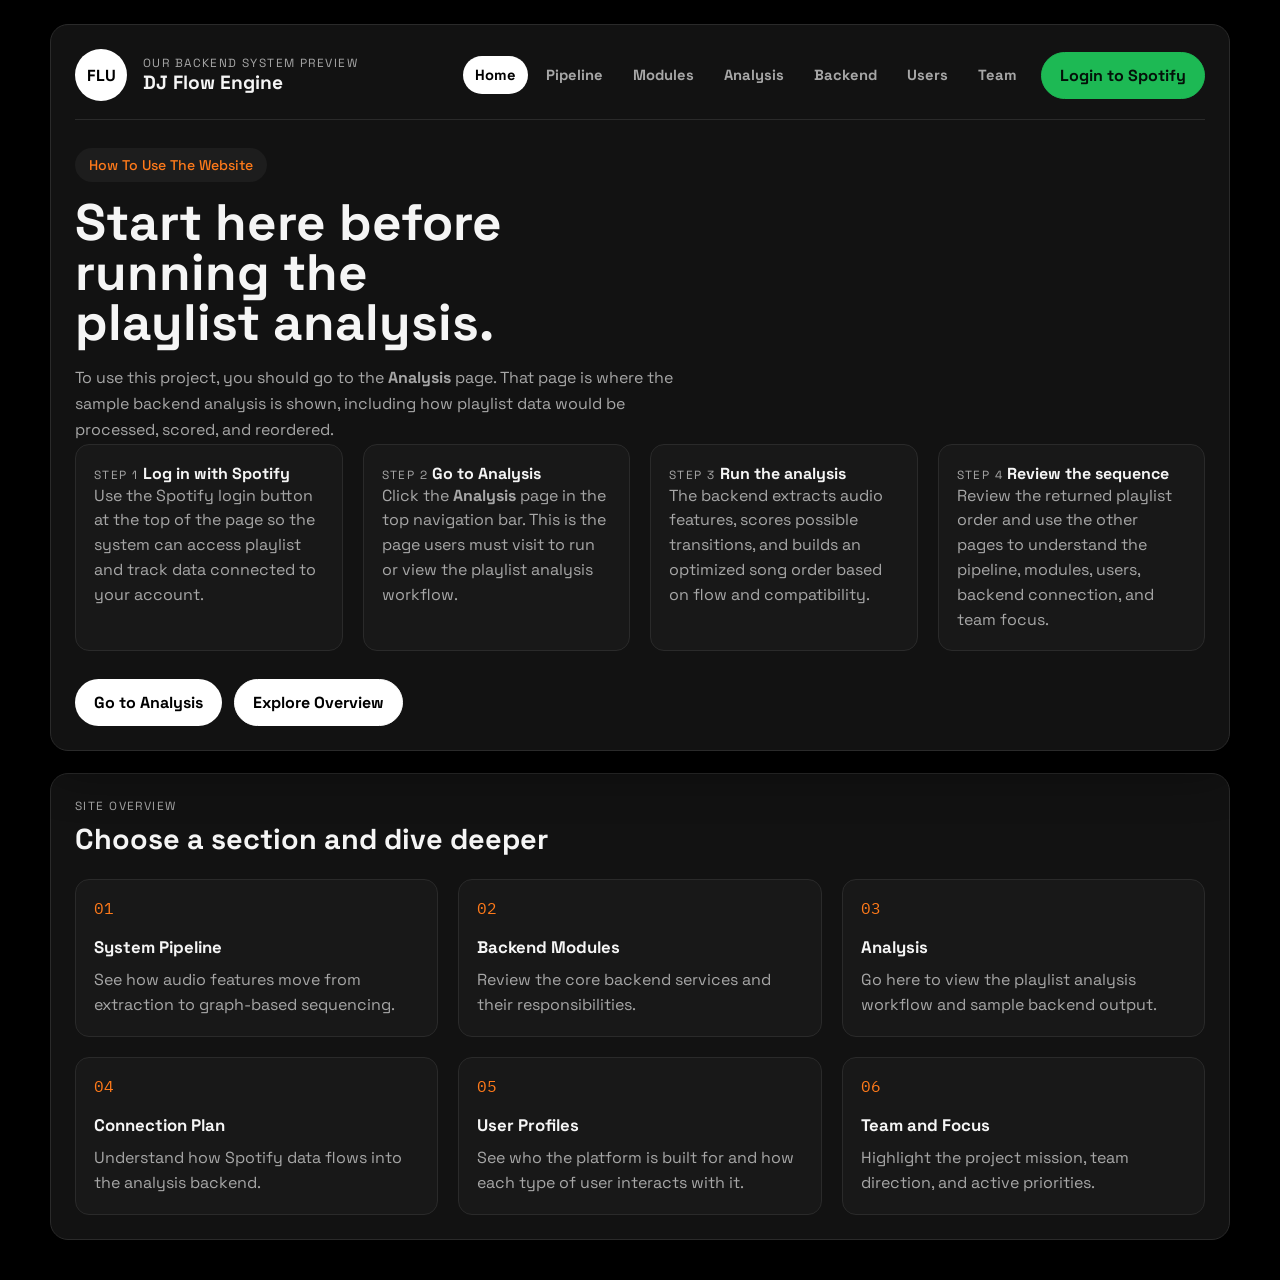
<file: index.html>
<!DOCTYPE html>
<html lang="en">
<head>
  <meta charset="UTF-8">
  <meta name="viewport" content="width=device-width, initial-scale=1.0">
  <title>DJ Flow Engine | Home</title>
  <link rel="preconnect" href="https://fonts.googleapis.com">
  <link rel="preconnect" href="https://fonts.gstatic.com" crossorigin>
  <link href="https://fonts.googleapis.com/css2?family=Space+Grotesk:wght@400;500;700&family=IBM+Plex+Mono:wght@400;500&display=swap" rel="stylesheet">
  <link rel="stylesheet" href="style.css">
</head>
<body data-page="home">
  <div class="page-shell">
    <header class="hero">
      <nav class="topbar">
        <div class="brand">
          <span class="brand-mark">FLU</span>
          <div>
            <p class="eyebrow">Our Backend System Preview</p>
            <h1>DJ Flow Engine</h1>
          </div>
        </div>

        <div class="nav-actions">
          <div class="page-tabs" aria-label="Site navigation">
            <a href="index.html">Home</a>
            <a href="pipeline.html">Pipeline</a>
            <a href="modules.html">Modules</a>
            <a href="analysis.html">Analysis</a>
            <a href="integration.html">Backend</a>
            <a href="user-profiles.html">Users</a>
            <a href="team.html">Team</a>
          </div>
          <a class="ghost-button spotify-button" href="https://accounts.spotify.com/login" target="_blank" rel="noreferrer">Login to Spotify</a>
        </div>
      </nav>

      <section class="hero-copy">
        <p class="pill">How To Use The Website</p>
        <h2>Start here before running the playlist analysis.</h2>
        <p class="intro">
          To use this project, you should go to the <strong>Analysis</strong> page. That page is where the sample backend analysis is shown, including how playlist data would be processed, scored, and reordered.
        </p>
      </section>

      <div class="metrics-grid hero-instructions">
        <div class="metric">
          <span class="metric-label">Step 1</span>
          <strong>Log in with Spotify</strong>
          <p>Use the Spotify login button at the top of the page so the system can access playlist and track data connected to your account.</p>
        </div>
        <div class="metric">
          <span class="metric-label">Step 2</span>
          <strong>Go to Analysis</strong>
          <p>Click the <strong>Analysis</strong> page in the top navigation bar. This is the page users must visit to run or view the playlist analysis workflow.</p>
        </div>
        <div class="metric">
          <span class="metric-label">Step 3</span>
          <strong>Run the analysis</strong>
          <p>The backend extracts audio features, scores possible transitions, and builds an optimized song order based on flow and compatibility.</p>
        </div>
        <div class="metric">
          <span class="metric-label">Step 4</span>
          <strong>Review the sequence</strong>
          <p>Review the returned playlist order and use the other pages to understand the pipeline, modules, users, backend connection, and team focus.</p>
        </div>
      </div>

      <div class="hero-actions">
        <a class="primary-button" href="analysis.html">Go to Analysis</a>
        <a class="secondary-button" href="#site-overview">Explore Overview</a>
      </div>
    </header>

    <main>
      <section class="panel" id="site-overview">
        <div class="panel-heading">
          <p class="eyebrow">Site Overview</p>
          <h3>Choose a section and dive deeper</h3>
        </div>

        <div class="overview-grid">
          <a class="overview-card" href="pipeline.html">
            <span class="step-number">01</span>
            <h4>System Pipeline</h4>
            <p>See how audio features move from extraction to graph-based sequencing.</p>
          </a>
          <a class="overview-card" href="modules.html">
            <span class="step-number">02</span>
            <h4>Backend Modules</h4>
            <p>Review the core backend services and their responsibilities.</p>
          </a>
          <a class="overview-card" href="analysis.html">
            <span class="step-number">03</span>
            <h4>Analysis</h4>
            <p>Go here to view the playlist analysis workflow and sample backend output.</p>
          </a>
          <a class="overview-card" href="integration.html">
            <span class="step-number">04</span>
            <h4>Connection Plan</h4>
            <p>Understand how Spotify data flows into the analysis backend.</p>
          </a>
          <a class="overview-card" href="user-profiles.html">
            <span class="step-number">05</span>
            <h4>User Profiles</h4>
            <p>See who the platform is built for and how each type of user interacts with it.</p>
          </a>
          <a class="overview-card" href="team.html">
            <span class="step-number">06</span>
            <h4>Team and Focus</h4>
            <p>Highlight the project mission, team direction, and active priorities.</p>
          </a>
        </div>
      </section>
    </main>
  </div>

  <script src="script.js"></script>
</body>
</html>
</file>
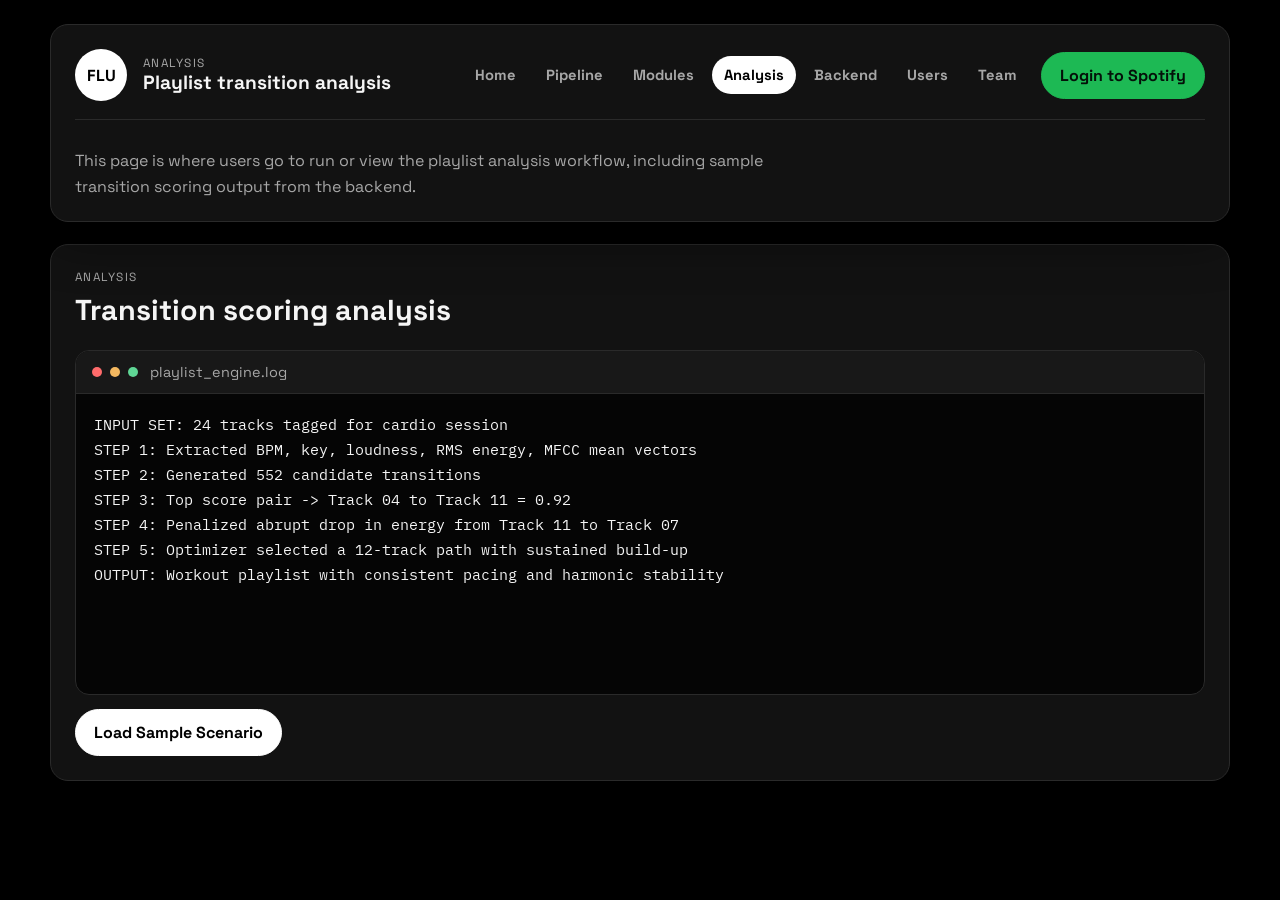
<file: analysis.html>
<!DOCTYPE html>
<html lang="en">
<head>
  <meta charset="UTF-8">
  <meta name="viewport" content="width=device-width, initial-scale=1.0">
  <title>DJ Flow Engine | Analysis</title>
  <link rel="preconnect" href="https://fonts.googleapis.com">
  <link rel="preconnect" href="https://fonts.gstatic.com" crossorigin>
  <link href="https://fonts.googleapis.com/css2?family=Space+Grotesk:wght@400;500;700&family=IBM+Plex+Mono:wght@400;500&display=swap" rel="stylesheet">
  <link rel="stylesheet" href="style.css">
</head>
<body data-page="analysis">
  <div class="page-shell">
    <header class="hero compact-hero">
      <nav class="topbar">
        <div class="brand">
          <span class="brand-mark">FLU</span>
          <div>
            <p class="eyebrow">Analysis</p>
            <h1>Playlist transition analysis</h1>
          </div>
        </div>

        <div class="nav-actions">
          <div class="page-tabs" aria-label="Site navigation">
            <a href="index.html">Home</a>
            <a href="pipeline.html">Pipeline</a>
            <a href="modules.html">Modules</a>
            <a href="analysis.html">Analysis</a>
            <a href="integration.html">Backend</a>
            <a href="user-profiles.html">Users</a>
            <a href="team.html">Team</a>
          </div>
          <a class="ghost-button spotify-button" href="https://accounts.spotify.com/login" target="_blank" rel="noreferrer">Login to Spotify</a>
        </div>
      </nav>

      <p class="section-intro">
        This page is where users go to run or view the playlist analysis workflow, including sample transition scoring output from the backend.
      </p>
    </header>

    <main>
      <section class="panel">
        <div class="panel-heading">
          <p class="eyebrow">Analysis</p>
          <h3>Transition scoring analysis</h3>
        </div>

        <div class="console-card">
          <div class="console-header">
            <span class="dot red"></span>
            <span class="dot amber"></span>
            <span class="dot green"></span>
            <p>playlist_engine.log</p>
          </div>
          <pre id="consoleOutput"></pre>
        </div>
        <div class="console-actions">
          <button class="secondary-button" id="shuffleScenario" type="button">Load Sample Scenario</button>
        </div>
      </section>
    </main>
  </div>

  <script src="script.js"></script>
</body>
</html>
</file>
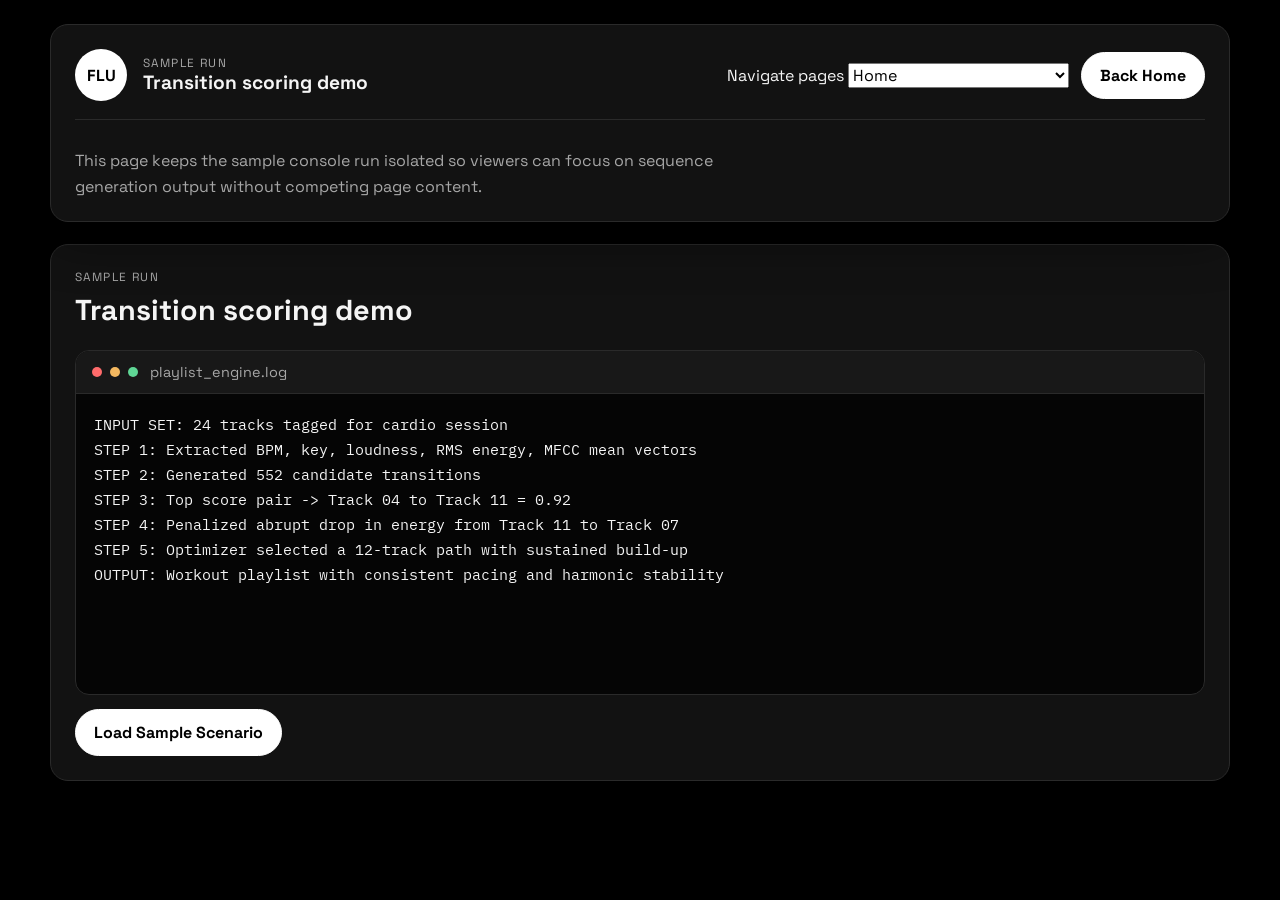
<file: demo.html>
<!DOCTYPE html>
<html lang="en">
<head>
  <meta charset="UTF-8">
  <meta name="viewport" content="width=device-width, initial-scale=1.0">
  <title>DJ Flow Engine | Sample Run</title>
  <link rel="preconnect" href="https://fonts.googleapis.com">
  <link rel="preconnect" href="https://fonts.gstatic.com" crossorigin>
  <link href="https://fonts.googleapis.com/css2?family=Space+Grotesk:wght@400;500;700&family=IBM+Plex+Mono:wght@400;500&display=swap" rel="stylesheet">
  <link rel="stylesheet" href="style.css">
</head>
<body data-page="demo">
  <div class="page-shell">
    <header class="hero compact-hero">
      <nav class="topbar">
        <div class="brand">
          <span class="brand-mark">FLU</span>
          <div>
            <p class="eyebrow">Sample Run</p>
            <h1>Transition scoring demo</h1>
          </div>
        </div>

        <div class="nav-actions">
          <label class="page-nav" for="pageSelect">
            <span>Navigate pages</span>
            <select id="pageSelect" aria-label="Navigate site pages">
              <option value="index.html">Home</option>
              <option value="pipeline.html">System Pipeline</option>
              <option value="modules.html">Backend Modules</option>
              <option value="demo.html">Sample Run</option>
              <option value="integration.html">Backend Connection Plan</option>
              <option value="user-profiles.html">User Profiles</option>
              <option value="team.html">Team and Focus</option>
            </select>
          </label>
          <a class="ghost-button" href="index.html">Back Home</a>
        </div>
      </nav>

      <p class="section-intro">
        This page keeps the sample console run isolated so viewers can focus on sequence generation output without competing page content.
      </p>
    </header>

    <main>
      <section class="panel">
        <div class="panel-heading">
          <p class="eyebrow">Sample Run</p>
          <h3>Transition scoring demo</h3>
        </div>

        <div class="console-card">
          <div class="console-header">
            <span class="dot red"></span>
            <span class="dot amber"></span>
            <span class="dot green"></span>
            <p>playlist_engine.log</p>
          </div>
          <pre id="consoleOutput"></pre>
        </div>
        <div class="console-actions">
          <button class="secondary-button" id="shuffleScenario" type="button">Load Sample Scenario</button>
        </div>
      </section>
    </main>
  </div>

  <script src="script.js"></script>
</body>
</html>
</file>
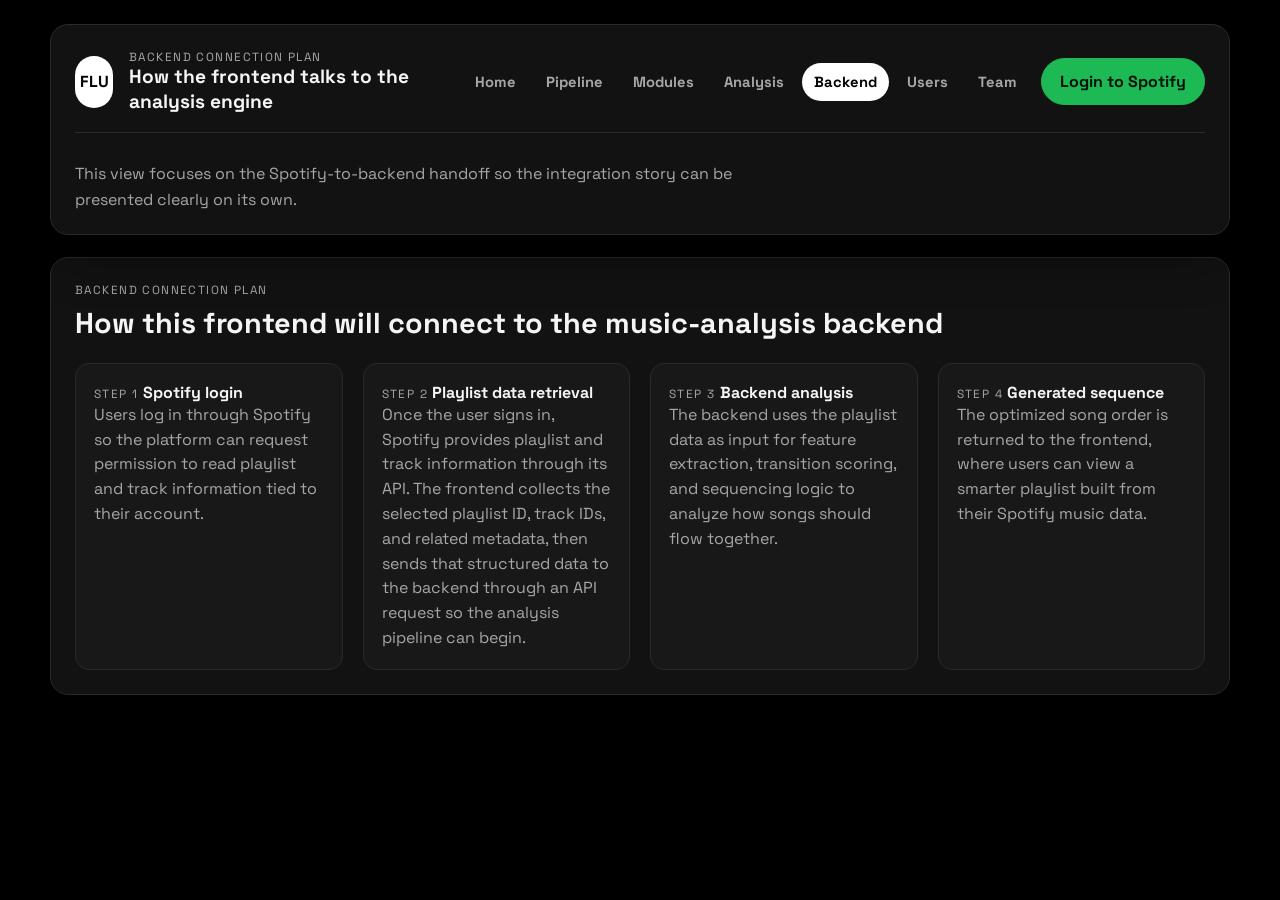
<file: integration.html>
<!DOCTYPE html>
<html lang="en">
<head>
  <meta charset="UTF-8">
  <meta name="viewport" content="width=device-width, initial-scale=1.0">
  <title>DJ Flow Engine | Backend Connection Plan</title>
  <link rel="preconnect" href="https://fonts.googleapis.com">
  <link rel="preconnect" href="https://fonts.gstatic.com" crossorigin>
  <link href="https://fonts.googleapis.com/css2?family=Space+Grotesk:wght@400;500;700&family=IBM+Plex+Mono:wght@400;500&display=swap" rel="stylesheet">
  <link rel="stylesheet" href="style.css">
</head>
<body data-page="integration">
  <div class="page-shell">
    <header class="hero compact-hero">
      <nav class="topbar">
        <div class="brand">
          <span class="brand-mark">FLU</span>
          <div>
            <p class="eyebrow">Backend Connection Plan</p>
            <h1>How the frontend talks to the analysis engine</h1>
          </div>
        </div>

        <div class="nav-actions">
          <div class="page-tabs" aria-label="Site navigation">
            <a href="index.html">Home</a>
            <a href="pipeline.html">Pipeline</a>
            <a href="modules.html">Modules</a>
            <a href="analysis.html">Analysis</a>
            <a href="integration.html">Backend</a>
            <a href="user-profiles.html">Users</a>
            <a href="team.html">Team</a>
          </div>
          <a class="ghost-button spotify-button" href="https://accounts.spotify.com/login" target="_blank" rel="noreferrer">Login to Spotify</a>
        </div>
      </nav>

      <p class="section-intro">
        This view focuses on the Spotify-to-backend handoff so the integration story can be presented clearly on its own.
      </p>
    </header>

    <main>
      <section class="panel metrics-panel">
        <div class="panel-heading">
          <p class="eyebrow">Backend Connection Plan</p>
          <h3>How this frontend will connect to the music-analysis backend</h3>
        </div>

        <div class="metrics-grid">
          <div class="metric">
            <span class="metric-label">Step 1</span>
            <strong>Spotify login</strong>
            <p>Users log in through Spotify so the platform can request permission to read playlist and track information tied to their account.</p>
          </div>
          <div class="metric">
            <span class="metric-label">Step 2</span>
            <strong>Playlist data retrieval</strong>
            <p>Once the user signs in, Spotify provides playlist and track information through its API. The frontend collects the selected playlist ID, track IDs, and related metadata, then sends that structured data to the backend through an API request so the analysis pipeline can begin.</p>
          </div>
          <div class="metric">
            <span class="metric-label">Step 3</span>
            <strong>Backend analysis</strong>
            <p>The backend uses the playlist data as input for feature extraction, transition scoring, and sequencing logic to analyze how songs should flow together.</p>
          </div>
          <div class="metric">
            <span class="metric-label">Step 4</span>
            <strong>Generated sequence</strong>
            <p>The optimized song order is returned to the frontend, where users can view a smarter playlist built from their Spotify music data.</p>
          </div>
        </div>
      </section>
    </main>
  </div>

  <script src="script.js"></script>
</body>
</html>
</file>
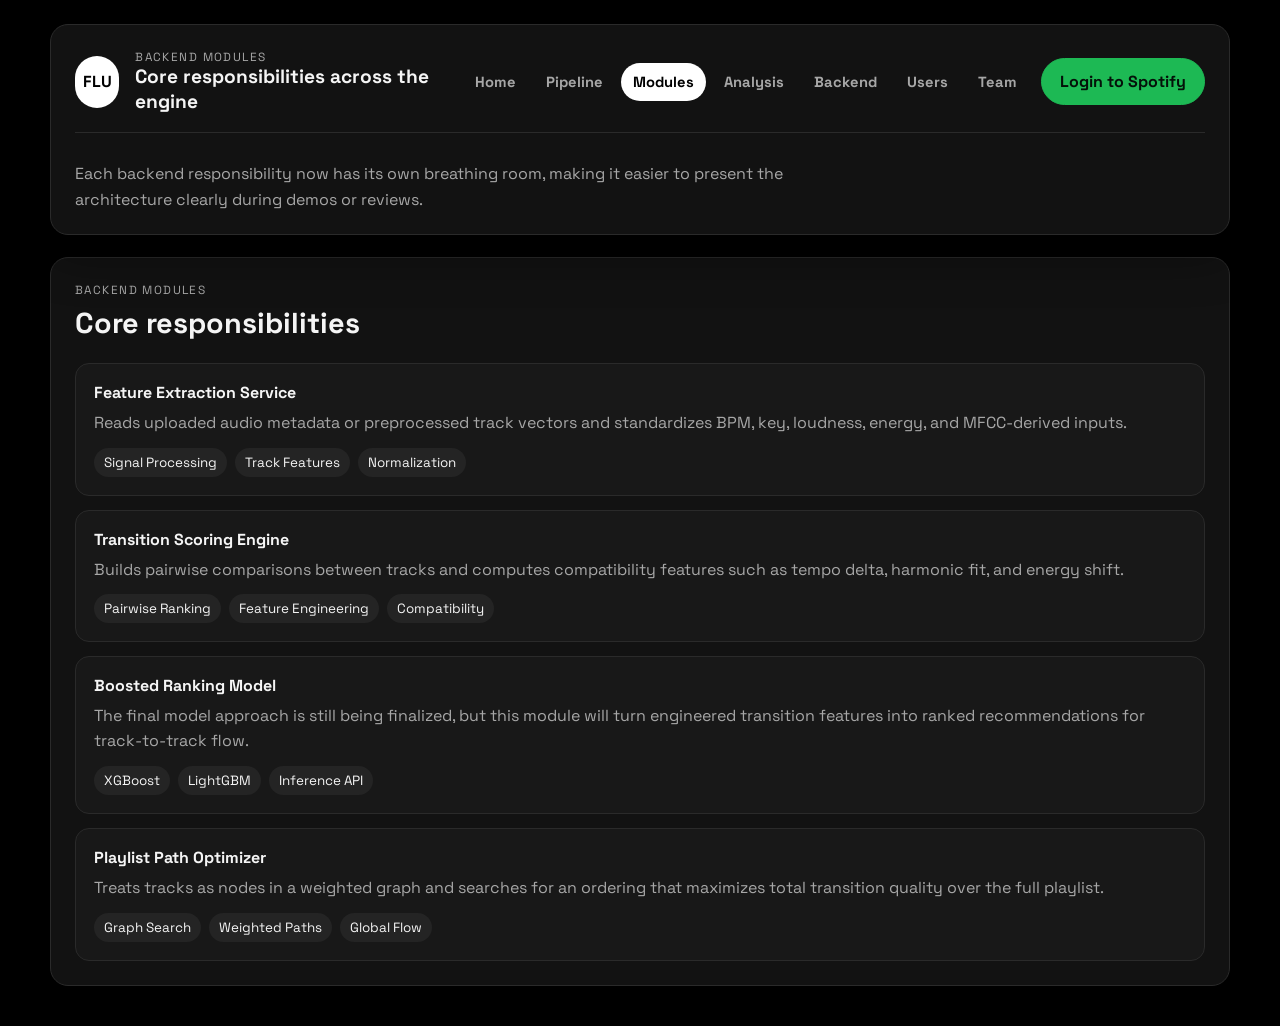
<file: modules.html>
<!DOCTYPE html>
<html lang="en">
<head>
  <meta charset="UTF-8">
  <meta name="viewport" content="width=device-width, initial-scale=1.0">
  <title>DJ Flow Engine | Backend Modules</title>
  <link rel="preconnect" href="https://fonts.googleapis.com">
  <link rel="preconnect" href="https://fonts.gstatic.com" crossorigin>
  <link href="https://fonts.googleapis.com/css2?family=Space+Grotesk:wght@400;500;700&family=IBM+Plex+Mono:wght@400;500&display=swap" rel="stylesheet">
  <link rel="stylesheet" href="style.css">
</head>
<body data-page="modules">
  <div class="page-shell">
    <header class="hero compact-hero">
      <nav class="topbar">
        <div class="brand">
          <span class="brand-mark">FLU</span>
          <div>
            <p class="eyebrow">Backend Modules</p>
            <h1>Core responsibilities across the engine</h1>
          </div>
        </div>

        <div class="nav-actions">
          <div class="page-tabs" aria-label="Site navigation">
            <a href="index.html">Home</a>
            <a href="pipeline.html">Pipeline</a>
            <a href="modules.html">Modules</a>
            <a href="analysis.html">Analysis</a>
            <a href="integration.html">Backend</a>
            <a href="user-profiles.html">Users</a>
            <a href="team.html">Team</a>
          </div>
          <a class="ghost-button spotify-button" href="https://accounts.spotify.com/login" target="_blank" rel="noreferrer">Login to Spotify</a>
        </div>
      </nav>

      <p class="section-intro">
        Each backend responsibility now has its own breathing room, making it easier to present the architecture clearly during demos or reviews.
      </p>
    </header>

    <main>
      <section class="panel">
        <div class="panel-heading">
          <p class="eyebrow">Backend Modules</p>
          <h3>Core responsibilities</h3>
        </div>

        <div class="module-list" id="moduleList"></div>
      </section>
    </main>
  </div>

  <script src="script.js"></script>
</body>
</html>
</file>
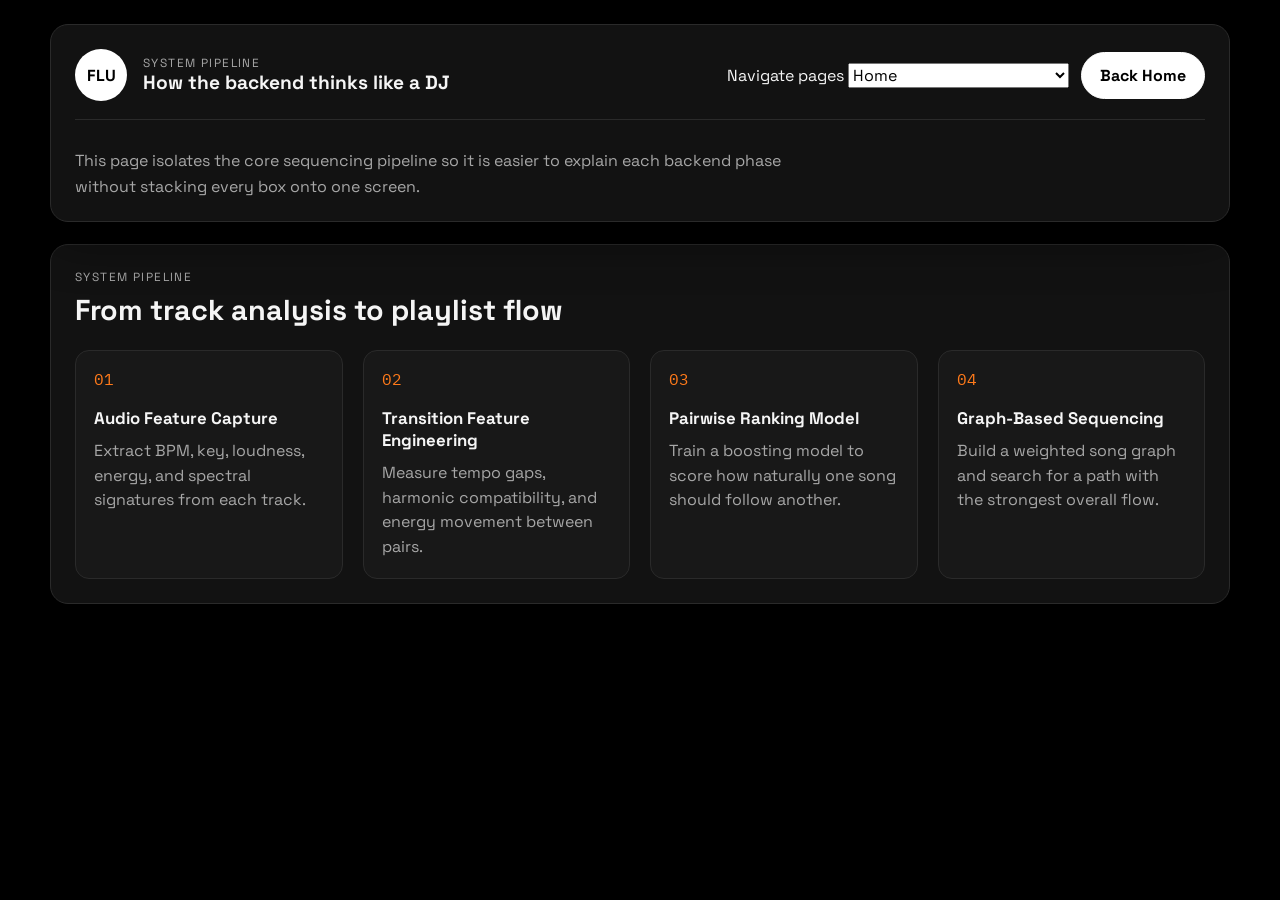
<file: pipeline.html>
<!DOCTYPE html>
<html lang="en">
<head>
  <meta charset="UTF-8">
  <meta name="viewport" content="width=device-width, initial-scale=1.0">
  <title>DJ Flow Engine | System Pipeline</title>
  <link rel="preconnect" href="https://fonts.googleapis.com">
  <link rel="preconnect" href="https://fonts.gstatic.com" crossorigin>
  <link href="https://fonts.googleapis.com/css2?family=Space+Grotesk:wght@400;500;700&family=IBM+Plex+Mono:wght@400;500&display=swap" rel="stylesheet">
  <link rel="stylesheet" href="style.css">
</head>
<body data-page="pipeline">
  <div class="page-shell">
    <header class="hero compact-hero">
      <nav class="topbar">
        <div class="brand">
          <span class="brand-mark">FLU</span>
          <div>
            <p class="eyebrow">System Pipeline</p>
            <h1>How the backend thinks like a DJ</h1>
          </div>
        </div>

        <div class="nav-actions">
          <label class="page-nav" for="pageSelect">
            <span>Navigate pages</span>
            <select id="pageSelect" aria-label="Navigate site pages">
              <option value="index.html">Home</option>
              <option value="pipeline.html">System Pipeline</option>
              <option value="modules.html">Backend Modules</option>
              <option value="demo.html">Sample Run</option>
              <option value="integration.html">Backend Connection Plan</option>
              <option value="user-profiles.html">User Profiles</option>
              <option value="team.html">Team and Focus</option>
            </select>
          </label>
          <a class="ghost-button" href="index.html">Back Home</a>
        </div>
      </nav>

      <p class="section-intro">
        This page isolates the core sequencing pipeline so it is easier to explain each backend phase without stacking every box onto one screen.
      </p>
    </header>

    <main>
      <section class="panel">
        <div class="panel-heading">
          <p class="eyebrow">System Pipeline</p>
          <h3>From track analysis to playlist flow</h3>
        </div>

        <div class="pipeline-grid" id="pipelineGrid">
          <article class="pipeline-step active">
            <span class="step-number">01</span>
            <h4>Audio Feature Capture</h4>
            <p>Extract BPM, key, loudness, energy, and spectral signatures from each track.</p>
          </article>
          <article class="pipeline-step">
            <span class="step-number">02</span>
            <h4>Transition Feature Engineering</h4>
            <p>Measure tempo gaps, harmonic compatibility, and energy movement between pairs.</p>
          </article>
          <article class="pipeline-step">
            <span class="step-number">03</span>
            <h4>Pairwise Ranking Model</h4>
            <p>Train a boosting model to score how naturally one song should follow another.</p>
          </article>
          <article class="pipeline-step">
            <span class="step-number">04</span>
            <h4>Graph-Based Sequencing</h4>
            <p>Build a weighted song graph and search for a path with the strongest overall flow.</p>
          </article>
        </div>
      </section>
    </main>
  </div>

  <script src="script.js"></script>
</body>
</html>
</file>
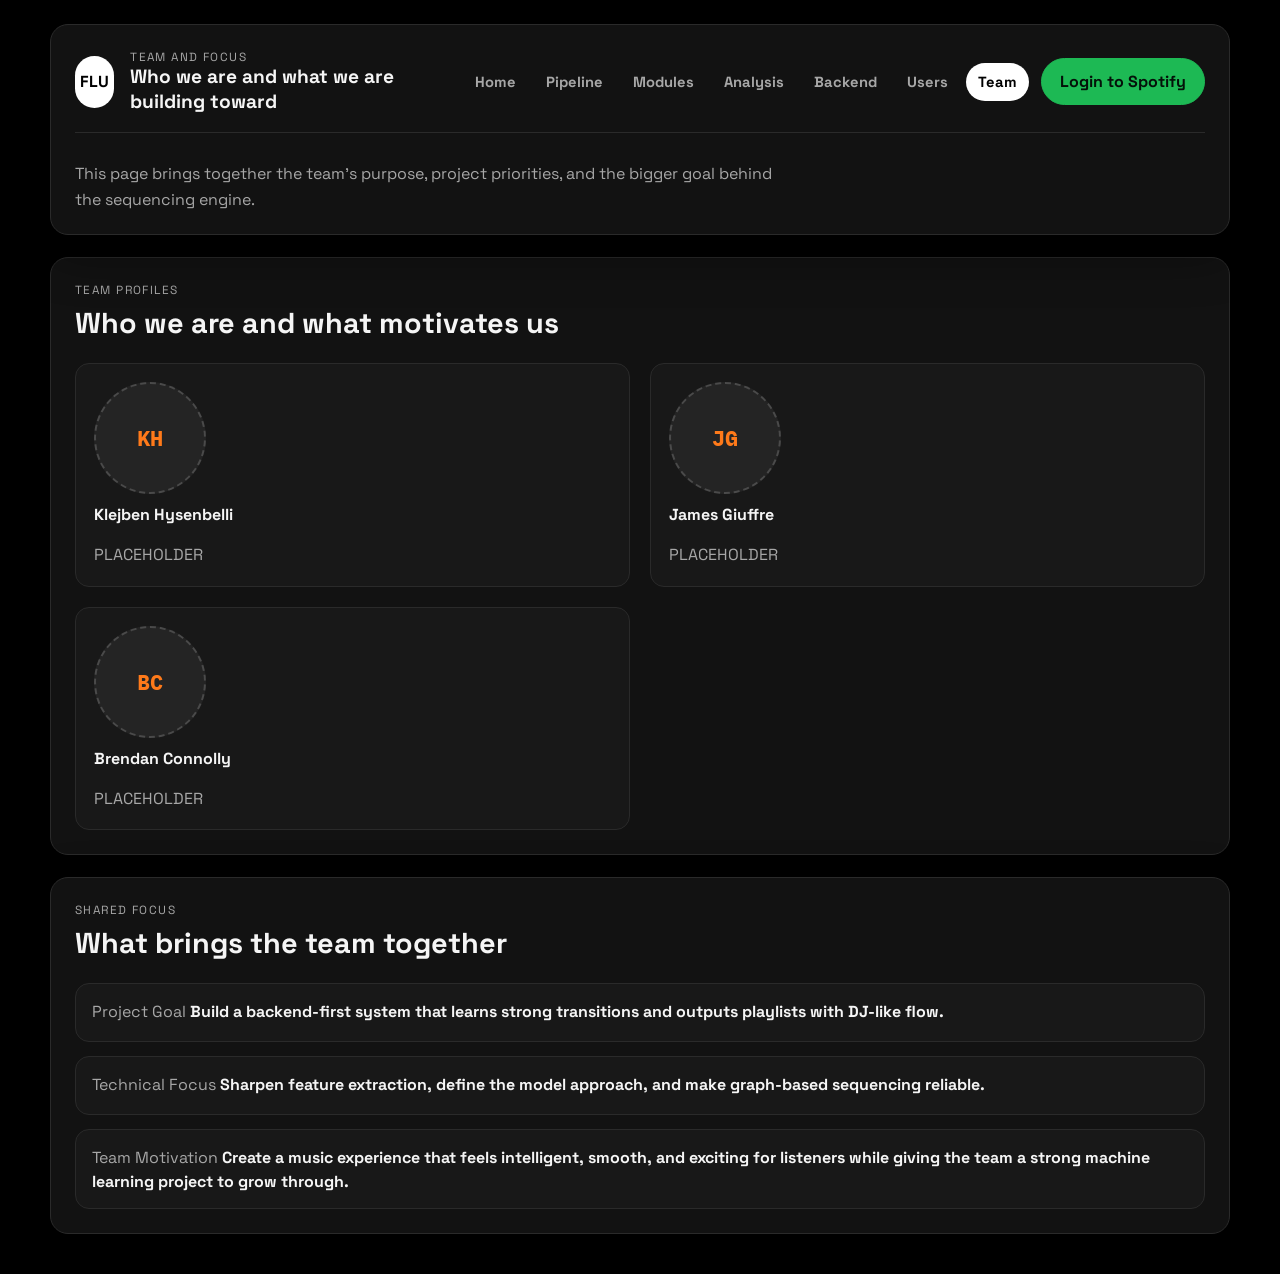
<file: team.html>
<!DOCTYPE html>
<html lang="en">
<head>
  <meta charset="UTF-8">
  <meta name="viewport" content="width=device-width, initial-scale=1.0">
  <title>DJ Flow Engine | Team and Focus</title>
  <link rel="preconnect" href="https://fonts.googleapis.com">
  <link rel="preconnect" href="https://fonts.gstatic.com" crossorigin>
  <link href="https://fonts.googleapis.com/css2?family=Space+Grotesk:wght@400;500;700&family=IBM+Plex+Mono:wght@400;500&display=swap" rel="stylesheet">
  <link rel="stylesheet" href="style.css">
</head>
<body data-page="team">
  <div class="page-shell">
    <header class="hero compact-hero">
      <nav class="topbar">
        <div class="brand">
          <span class="brand-mark">FLU</span>
          <div>
            <p class="eyebrow">Team and Focus</p>
            <h1>Who we are and what we are building toward</h1>
          </div>
        </div>

        <div class="nav-actions">
          <div class="page-tabs" aria-label="Site navigation">
            <a href="index.html">Home</a>
            <a href="pipeline.html">Pipeline</a>
            <a href="modules.html">Modules</a>
            <a href="analysis.html">Analysis</a>
            <a href="integration.html">Backend</a>
            <a href="user-profiles.html">Users</a>
            <a href="team.html">Team</a>
          </div>
          <a class="ghost-button spotify-button" href="https://accounts.spotify.com/login" target="_blank" rel="noreferrer">Login to Spotify</a>
        </div>
      </nav>

      <p class="section-intro">
        This page brings together the team's purpose, project priorities, and the bigger goal behind the sequencing engine.
      </p>
    </header>

    <main>
      <section class="panel">
        <div class="panel-heading">
          <p class="eyebrow">Team Profiles</p>
          <h3>Who we are and what motivates us</h3>
        </div>

        <div class="team-grid profile-grid" id="teamGrid"></div>
      </section>

      <section class="panel">
        <div class="panel-heading">
          <p class="eyebrow">Shared Focus</p>
          <h3>What brings the team together</h3>
        </div>

        <div class="focus-stack">
          <div class="focus-item">
            <span>Project Goal</span>
            <strong>Build a backend-first system that learns strong transitions and outputs playlists with DJ-like flow.</strong>
          </div>
          <div class="focus-item">
            <span>Technical Focus</span>
            <strong>Sharpen feature extraction, define the model approach, and make graph-based sequencing reliable.</strong>
          </div>
          <div class="focus-item">
            <span>Team Motivation</span>
            <strong>Create a music experience that feels intelligent, smooth, and exciting for listeners while giving the team a strong machine learning project to grow through.</strong>
          </div>
        </div>
      </section>
    </main>
  </div>

  <script src="script.js"></script>
</body>
</html>
</file>
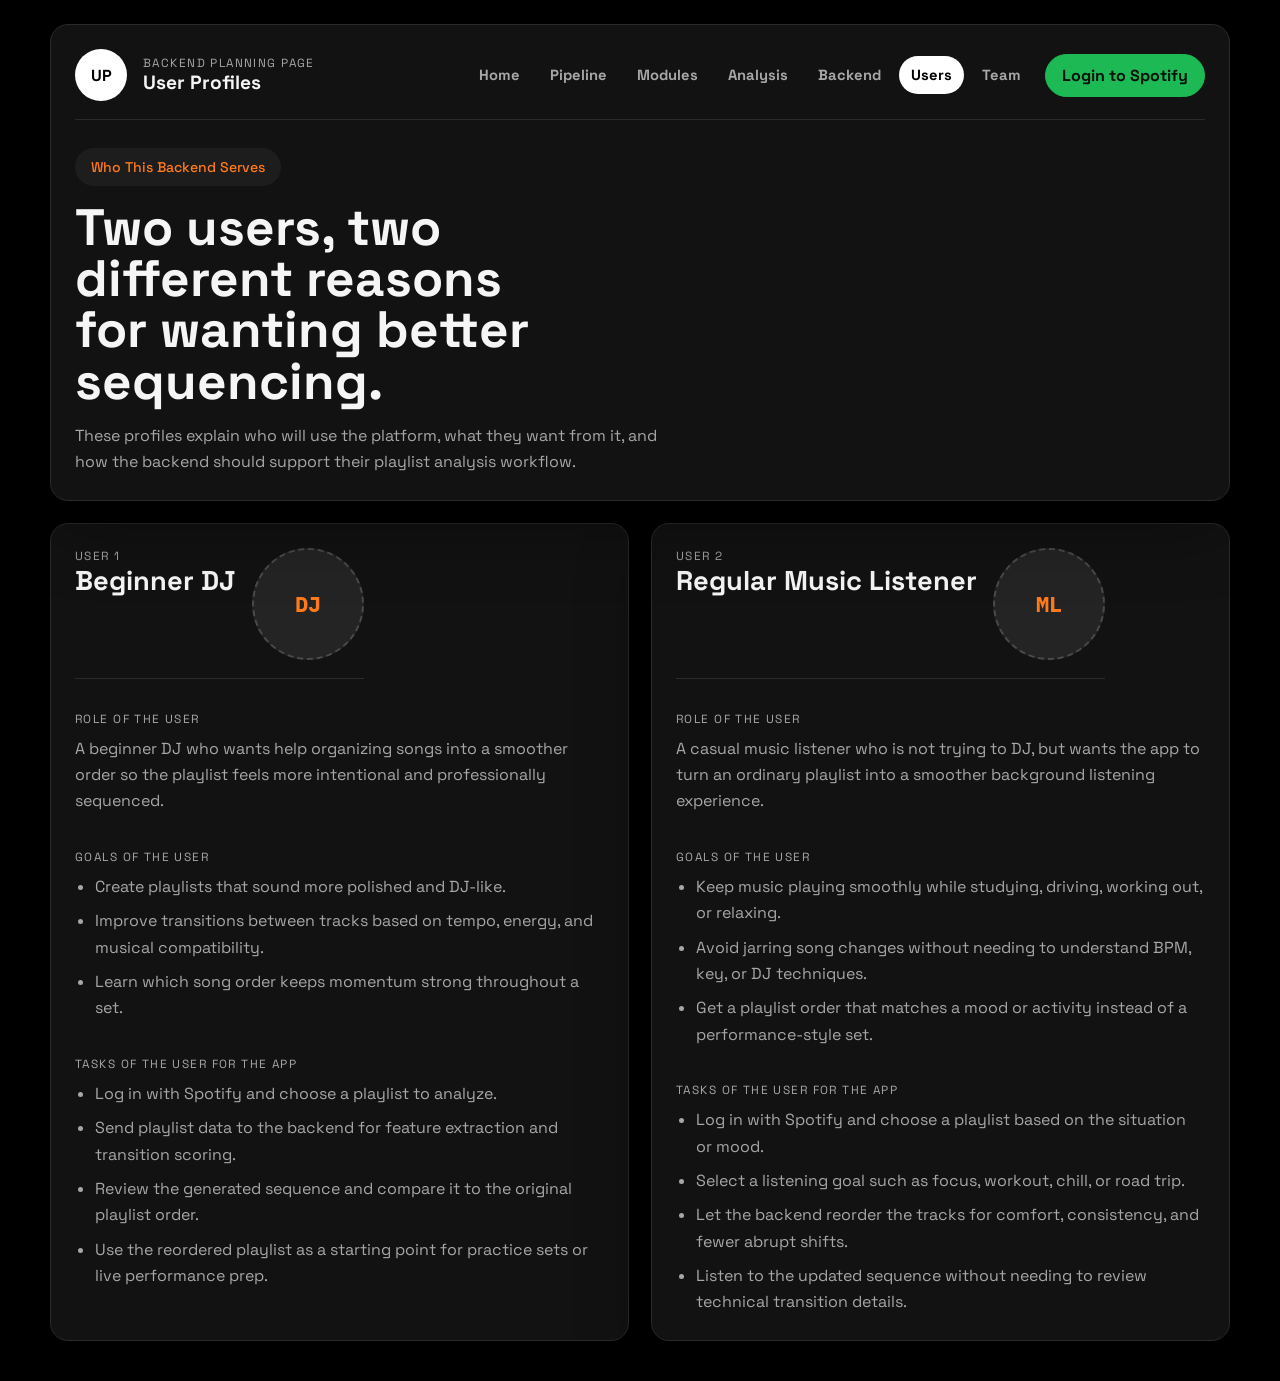
<file: user-profiles.html>
<!DOCTYPE html>
<html lang="en">
<head>
  <meta charset="UTF-8">
  <meta name="viewport" content="width=device-width, initial-scale=1.0">
  <title>DJ Flow Engine | User Profiles</title>
  <link rel="preconnect" href="https://fonts.googleapis.com">
  <link rel="preconnect" href="https://fonts.gstatic.com" crossorigin>
  <link href="https://fonts.googleapis.com/css2?family=Space+Grotesk:wght@400;500;700&family=IBM+Plex+Mono:wght@400;500&display=swap" rel="stylesheet">
  <link rel="stylesheet" href="style.css">
  <link rel="stylesheet" href="user-profiles.css">
</head>
<body data-page="user-profiles">
  <div class="page-shell">
    <header class="hero compact-hero">
      <nav class="topbar">
        <div class="brand">
          <span class="brand-mark">UP</span>
          <div>
            <p class="eyebrow">Backend Planning Page</p>
            <h1>User Profiles</h1>
          </div>
        </div>

        <div class="nav-actions">
          <div class="page-tabs" aria-label="Site navigation">
            <a href="index.html">Home</a>
            <a href="pipeline.html">Pipeline</a>
            <a href="modules.html">Modules</a>
            <a href="analysis.html">Analysis</a>
            <a href="integration.html">Backend</a>
            <a href="user-profiles.html">Users</a>
            <a href="team.html">Team</a>
          </div>
          <a class="ghost-button spotify-button" href="https://accounts.spotify.com/login" target="_blank" rel="noreferrer">Login to Spotify</a>
        </div>
      </nav>

      <section class="hero-copy">
        <p class="pill">Who This Backend Serves</p>
        <h2>Two users, two different reasons for wanting better sequencing.</h2>
        <p class="intro">
          These profiles explain who will use the platform, what they want from it,
          and how the backend should support their playlist analysis workflow.
        </p>
      </section>
    </header>

    <main class="profiles-grid">
      <article class="profile-card">
        <div class="profile-header">
          <div>
            <p class="profile-number">User 1</p>
            <h3>Beginner DJ</h3>
          </div>
          <div class="profile-photo" aria-hidden="true">DJ</div>
        </div>
        <div class="detail-block">
          <span class="label">Role of the user</span>
          <p>
            A beginner DJ who wants help organizing songs into a smoother order so the playlist
            feels more intentional and professionally sequenced.
          </p>
        </div>
        <div class="detail-block">
          <span class="label">Goals of the user</span>
          <ul>
            <li>Create playlists that sound more polished and DJ-like.</li>
            <li>Improve transitions between tracks based on tempo, energy, and musical compatibility.</li>
            <li>Learn which song order keeps momentum strong throughout a set.</li>
          </ul>
        </div>
        <div class="detail-block">
          <span class="label">Tasks of the user for the app</span>
          <ul>
            <li>Log in with Spotify and choose a playlist to analyze.</li>
            <li>Send playlist data to the backend for feature extraction and transition scoring.</li>
            <li>Review the generated sequence and compare it to the original playlist order.</li>
            <li>Use the reordered playlist as a starting point for practice sets or live performance prep.</li>
          </ul>
        </div>
      </article>

      <article class="profile-card">
        <div class="profile-header">
          <div>
            <p class="profile-number">User 2</p>
            <h3>Regular Music Listener</h3>
          </div>
          <div class="profile-photo" aria-hidden="true">ML</div>
        </div>
        <div class="detail-block">
          <span class="label">Role of the user</span>
          <p>
            A casual music listener who is not trying to DJ, but wants the app to turn an ordinary playlist into a smoother background listening experience.
          </p>
        </div>
        <div class="detail-block">
          <span class="label">Goals of the user</span>
          <ul>
            <li>Keep music playing smoothly while studying, driving, working out, or relaxing.</li>
            <li>Avoid jarring song changes without needing to understand BPM, key, or DJ techniques.</li>
            <li>Get a playlist order that matches a mood or activity instead of a performance-style set.</li>
          </ul>
        </div>
        <div class="detail-block">
          <span class="label">Tasks of the user for the app</span>
          <ul>
            <li>Log in with Spotify and choose a playlist based on the situation or mood.</li>
            <li>Select a listening goal such as focus, workout, chill, or road trip.</li>
            <li>Let the backend reorder the tracks for comfort, consistency, and fewer abrupt shifts.</li>
            <li>Listen to the updated sequence without needing to review technical transition details.</li>
          </ul>
        </div>
      </article>
    </main>
  </div>
</body>
</html>
</file>
<file: style.css>
:root {
  --bg: #050505;
  --surface: #121212;
  --surface-strong: #1d1d1d;
  --ink: #f5f5f5;
  --muted: #a7a7a7;
  --accent: #ff7a1a;
  --accent-dark: #ff7a1a;
  --line: #2a2a2a;
  --shadow: 0 18px 50px rgba(0, 0, 0, 0.42);
}

* {
  box-sizing: border-box;
}

html {
  scroll-behavior: auto;
}

body {
  margin: 0;
  min-height: 100vh;
  font-family: "Space Grotesk", sans-serif;
  color: var(--ink);
  background: #000;
}

button,
select {
  font: inherit;
}

button {
  cursor: pointer;
}

a {
  color: inherit;
  text-decoration: none;
}

.page-shell {
  width: min(1180px, calc(100% - 32px));
  margin: 0 auto;
  padding: 24px 0 40px;
}

.hero,
.panel {
  border: 1px solid var(--line);
  border-radius: 18px;
  background: var(--surface);
  box-shadow: var(--shadow);
}

.hero {
  padding: 24px;
  overflow: hidden;
  position: relative;
}

.compact-hero {
  padding-bottom: 20px;
}

.topbar,
.hero-grid,
.dual-layout,
.metrics-grid,
.pipeline-grid,
.overview-grid,
.team-grid {
  display: grid;
  gap: 20px;
}

.topbar {
  grid-template-columns: 1fr auto;
  align-items: center;
  margin-bottom: 28px;
  padding-bottom: 18px;
  border-bottom: 1px solid var(--line);
}

.nav-actions {
  display: flex;
  align-items: center;
  gap: 12px;
  flex-wrap: wrap;
  justify-content: flex-end;
}

.page-tabs {
  display: flex;
  align-items: center;
  gap: 6px;
  flex-wrap: wrap;
}

.page-tabs a {
  padding: 10px 12px;
  border-radius: 999px;
  color: var(--muted);
  font-size: 0.92rem;
  font-weight: 700;
}

body[data-page="home"] .page-tabs a[href="index.html"],
body[data-page="pipeline"] .page-tabs a[href="pipeline.html"],
body[data-page="modules"] .page-tabs a[href="modules.html"],
body[data-page="analysis"] .page-tabs a[href="analysis.html"],
body[data-page="integration"] .page-tabs a[href="integration.html"],
body[data-page="user-profiles"] .page-tabs a[href="user-profiles.html"],
body[data-page="team"] .page-tabs a[href="team.html"] {
  background: #fff;
  color: #000;
}

.brand {
  display: flex;
  align-items: center;
  gap: 16px;
}

.brand-mark {
  width: 52px;
  height: 52px;
  border-radius: 999px;
  display: grid;
  place-items: center;
  background: #fff;
  color: #000;
  font-weight: 700;
}

.eyebrow,
.card-label,
.metric-label {
  margin: 0;
  text-transform: uppercase;
  letter-spacing: 0.12em;
  font-size: 0.74rem;
  color: var(--muted);
}

h1,
h2,
h3,
h4,
p {
  margin: 0;
}

h1 {
  font-size: 1.2rem;
}

h2 {
  font-size: clamp(2.2rem, 4vw, 4.8rem);
  line-height: 0.98;
  max-width: 18ch;
  margin: 16px 0;
}

.hero-copy h2 {
  max-width: 14ch;
}

h3 {
  font-size: 1.8rem;
  margin-top: 8px;
}

h4 {
  font-size: 1.05rem;
  margin-bottom: 10px;
}

.hero-grid {
  grid-template-columns: 1.35fr 0.95fr;
  align-items: stretch;
}

.intro,
.section-intro {
  color: var(--muted);
  line-height: 1.65;
}

.intro {
  max-width: 60ch;
}

.section-intro {
  max-width: 72ch;
}

.pill {
  display: inline-flex;
  padding: 8px 14px;
  border-radius: 999px;
  background: #1d1d1d;
  color: var(--accent);
  font-size: 0.88rem;
  font-weight: 500;
}

.hero-actions {
  display: flex;
  flex-wrap: wrap;
  gap: 12px;
  margin-top: 28px;
}

.primary-button,
.secondary-button,
.ghost-button {
  display: inline-flex;
  align-items: center;
  justify-content: center;
  border: 1px solid transparent;
  border-radius: 999px;
  padding: 12px 18px;
}

.primary-button {
  background: #fff;
  color: #000;
  font-weight: 700;
}

.secondary-button,
.ghost-button {
  background: #fff;
  color: var(--ink);
  color: #000;
  border-color: #fff;
  font-weight: 700;
}

.spotify-button {
  background: #1db954;
  border-color: #1db954;
  color: #041109;
  font-weight: 700;
}

.primary-button:hover,
.secondary-button:hover,
.ghost-button:hover {
  opacity: 0.88;
}

.hero-card {
  padding: 22px;
  border-radius: 16px;
  background: var(--surface-strong);
  border: 1px solid var(--line);
  display: grid;
  gap: 14px;
}

.focus-stack {
  display: grid;
  gap: 14px;
}

.focus-item {
  padding: 16px;
  border-radius: 14px;
  background: #181818;
  border: 1px solid var(--line);
}

.focus-item span,
.metric p,
.pipeline-step p,
.module-card p,
.overview-card p,
.team-card p {
  color: var(--muted);
  line-height: 1.55;
}

main {
  display: grid;
  gap: 22px;
  margin-top: 22px;
}

.panel {
  padding: 24px;
}

.panel-heading {
  margin-bottom: 22px;
}

.pipeline-grid {
  grid-template-columns: repeat(4, 1fr);
}

.overview-grid {
  grid-template-columns: repeat(3, 1fr);
}

.team-grid {
  grid-template-columns: repeat(2, 1fr);
}

.profile-grid {
  align-items: stretch;
}

.pipeline-step,
.module-card,
.metric,
.overview-card,
.team-card {
  border-radius: 14px;
  padding: 18px;
  border: 1px solid var(--line);
  background: #181818;
}

.pipeline-step.active {
  background: #181818;
  border-color: var(--line);
}

.pipeline-step:hover,
.module-card:hover,
.metric:hover,
.overview-card:hover,
.team-card:hover {
  border-color: #3a3a3a;
}

.step-number {
  display: inline-block;
  margin-bottom: 18px;
  color: var(--accent-dark);
  font-family: "IBM Plex Mono", monospace;
}

.dual-layout {
  grid-template-columns: 1fr 1fr;
}

.module-list {
  display: grid;
  gap: 14px;
}

.module-card strong,
.team-card strong {
  display: block;
  margin-bottom: 8px;
}

.profile-card {
  display: flex;
  flex-direction: column;
  align-items: flex-start;
  gap: 10px;
}

.profile-photo {
  width: 112px;
  height: 112px;
  border-radius: 999px;
  display: grid;
  place-items: center;
  background: #242424;
  border: 2px dashed #4a4a4a;
  color: var(--accent);
  font-size: 1.4rem;
  font-weight: 700;
  font-family: "IBM Plex Mono", monospace;
}

.profile-role {
  font-weight: 500;
  color: var(--accent-dark);
}

.profile-motivation {
  width: 100%;
  margin-top: auto;
  padding-top: 12px;
  border-top: 1px solid var(--line);
}

.profile-motivation span {
  display: block;
  margin-bottom: 8px;
  text-transform: uppercase;
  letter-spacing: 0.12em;
  font-size: 0.74rem;
  color: var(--muted);
}

.tag-row {
  display: flex;
  flex-wrap: wrap;
  gap: 8px;
  margin-top: 12px;
}

.tag {
  padding: 6px 10px;
  border-radius: 999px;
  background: #242424;
  font-size: 0.84rem;
}

.console-card {
  border-radius: 14px;
  overflow: hidden;
  background: #050505;
  color: #f5f5f5;
  border: 1px solid var(--line);
}

.console-actions {
  margin-top: 14px;
}

.console-header {
  display: flex;
  align-items: center;
  gap: 8px;
  padding: 12px 16px;
  background: #181818;
  border-bottom: 1px solid var(--line);
}

.console-header p {
  margin-left: 4px;
  font-size: 0.9rem;
  color: var(--muted);
}

.dot {
  width: 10px;
  height: 10px;
  border-radius: 999px;
}

.red { background: #ff6b6b; }
.amber { background: #f4b860; }
.green { background: #5fd695; }

pre {
  margin: 0;
  padding: 18px;
  min-height: 300px;
  white-space: pre-wrap;
  font-family: "IBM Plex Mono", monospace;
  font-size: 0.92rem;
  line-height: 1.7;
}

.metrics-grid {
  grid-template-columns: repeat(4, 1fr);
  min-height: 24px;
}

@media (max-width: 980px) {
  .hero-grid,
  .dual-layout,
  .pipeline-grid,
  .metrics-grid,
  .overview-grid,
  .team-grid {
    grid-template-columns: 1fr;
  }

  h2 {
    max-width: 14ch;
  }
}

@media (max-width: 640px) {
  .page-shell {
    width: min(100% - 20px, 1180px);
    padding-top: 12px;
  }

  .hero,
  .panel {
    padding: 18px;
    border-radius: 22px;
  }

  .topbar {
    grid-template-columns: 1fr;
  }

  .nav-actions {
    justify-content: stretch;
  }

  .page-tabs {
    width: 100%;
  }

  .page-tabs a {
    flex: 1 1 auto;
    text-align: center;
  }

  .hero-actions {
    flex-direction: column;
  }

  .primary-button,
  .secondary-button,
  .ghost-button {
    width: 100%;
  }
}
</file>
<file: user-profiles.css>
:root {
  --bg: #050505;
  --surface: #121212;
  --surface-strong: #1d1d1d;
  --ink: #f5f5f5;
  --muted: #a7a7a7;
  --accent: #ff7a1a;
  --line: #2a2a2a;
  --shadow: 0 24px 70px rgba(0, 0, 0, 0.38);
}

* {
  box-sizing: border-box;
}

body {
  margin: 0;
  min-height: 100vh;
  font-family: "Space Grotesk", sans-serif;
  color: var(--ink);
  background: #000;
}

a {
  color: inherit;
  text-decoration: none;
}

h1,
h2,
h3,
p,
ul {
  margin: 0;
}

.page-shell {
  width: min(1180px, calc(100% - 32px));
  margin: 0 auto;
  padding: 24px 0 40px;
}

.hero,
.profile-card {
  border: 1px solid var(--line);
  border-radius: 18px;
  background: var(--surface);
  box-shadow: var(--shadow);
}

.hero {
  padding: 24px;
  margin-bottom: 22px;
}

.topbar {
  display: grid;
  grid-template-columns: 1fr auto;
  align-items: center;
  gap: 20px;
  margin-bottom: 28px;
}

.brand {
  display: flex;
  align-items: center;
  gap: 16px;
}

.brand-mark {
  width: 52px;
  height: 52px;
  border-radius: 999px;
  display: grid;
  place-items: center;
  background: #fff;
  color: #000;
  font-weight: 700;
}

.eyebrow,
.profile-number,
.label {
  text-transform: uppercase;
  letter-spacing: 0.12em;
  font-size: 0.74rem;
  color: var(--muted);
}

h1 {
  font-size: 1.2rem;
}

h2 {
  font-size: clamp(2rem, 4vw, 4.2rem);
  line-height: 1;
  max-width: 12ch;
  margin: 16px 0;
}

h3 {
  font-size: 1.7rem;
}

.pill,
.ghost-button {
  display: inline-flex;
  align-items: center;
  justify-content: center;
  border-radius: 999px;
  padding: 10px 16px;
}

.pill {
  background: #1d1d1d;
  color: var(--accent);
  font-size: 0.88rem;
  font-weight: 500;
}

.ghost-button {
  border: 1px solid #fff;
  background: #fff;
  color: #000;
  font-weight: 700;
}

.spotify-button {
  background: #1db954;
  border-color: #1db954;
  color: #041109;
}

.intro,
.detail-block p,
.detail-block li {
  color: var(--muted);
  line-height: 1.65;
}

.profiles-grid {
  display: grid;
  grid-template-columns: repeat(2, 1fr);
  gap: 22px;
}

.profile-card {
  padding: 24px;
}

.profile-header {
  display: flex;
  align-items: flex-start;
  justify-content: space-between;
  gap: 16px;
  padding-bottom: 18px;
  margin-bottom: 18px;
  border-bottom: 1px solid var(--line);
}

.profile-photo {
  flex-shrink: 0;
}

.detail-block + .detail-block {
  margin-top: 20px;
}

.label {
  display: inline-block;
  margin-bottom: 10px;
}

ul {
  padding-left: 20px;
}

li + li {
  margin-top: 8px;
}

@media (max-width: 900px) {
  .profiles-grid {
    grid-template-columns: 1fr;
  }
}

@media (max-width: 640px) {
  .page-shell {
    width: min(100% - 20px, 1180px);
    padding-top: 12px;
  }

  .hero,
  .profile-card {
    padding: 18px;
    border-radius: 22px;
  }

  .profile-photo {
    width: 82px;
    height: 82px;
    font-size: 1rem;
  }

  .topbar {
    grid-template-columns: 1fr;
  }
}
</file>
